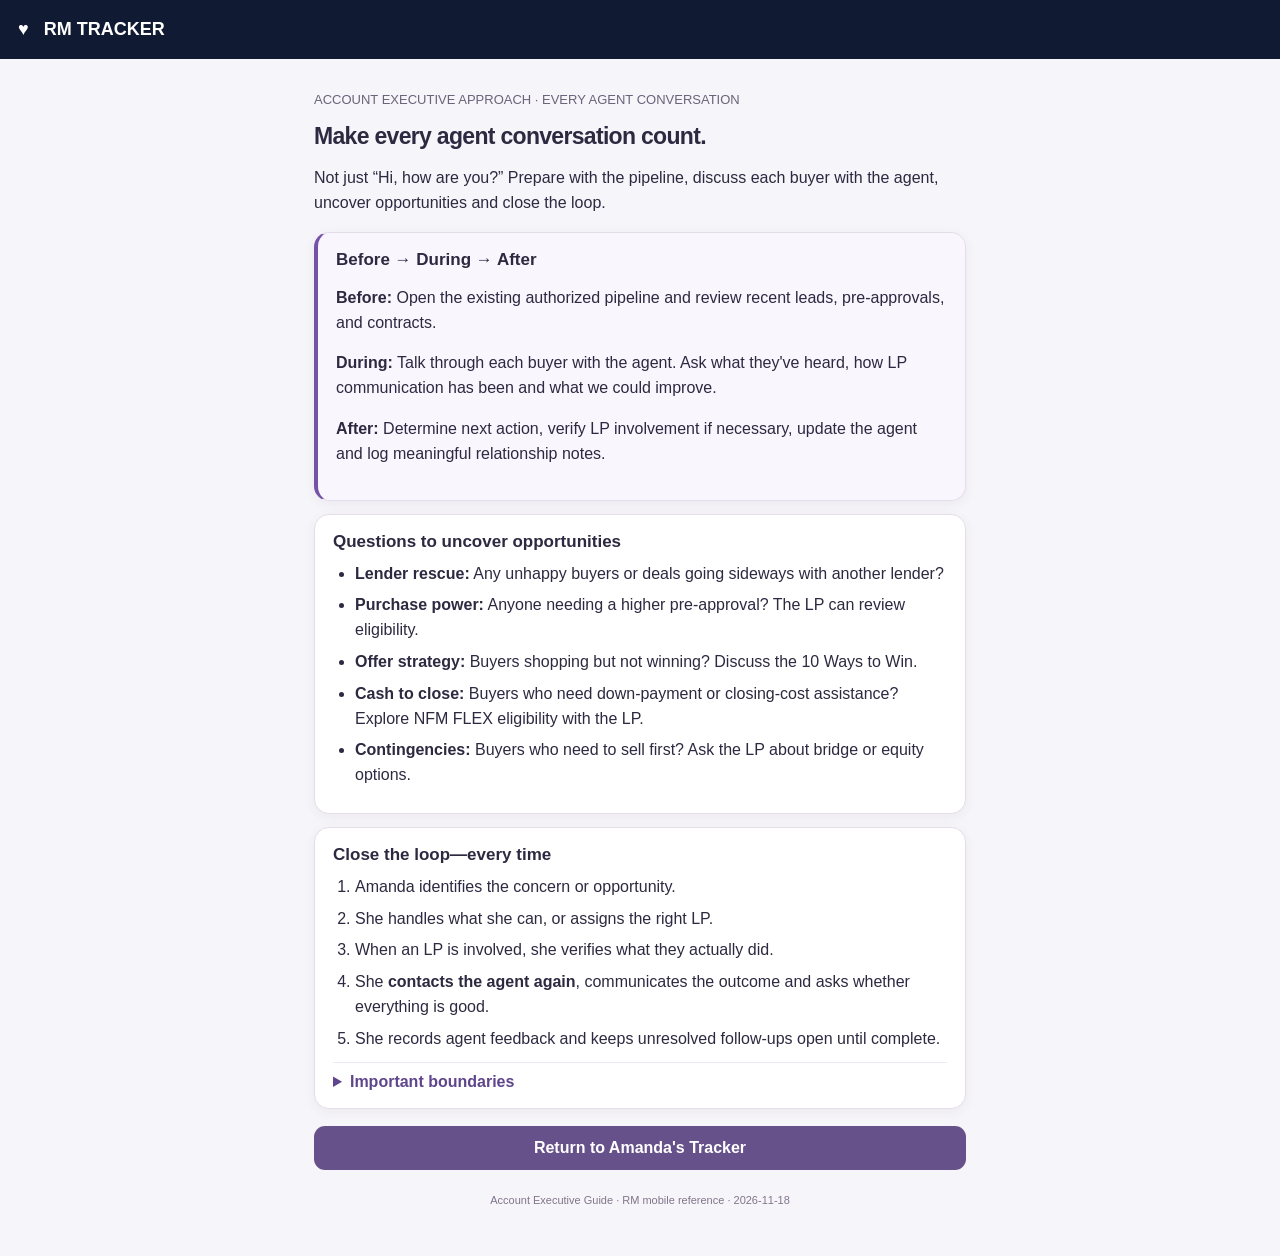
<file: account-executive.html>
<!doctype html>
<html lang="en"><head><meta charset="utf-8"><meta name="viewport" content="width=device-width,initial-scale=1"><meta name="theme-color" content="#101b33"><title>Account Executive Guide | RM Tracker</title>
<style>:root{font-family:-apple-system,BlinkMacSystemFont,"Segoe UI",Arial,sans-serif;color:#2d2940;background:#f6f5f9}*{box-sizing:border-box}body{margin:0}header{background:#101b33;color:#fff;padding:19px 18px;font-weight:750;font-size:18px}main{max-width:680px;margin:auto;padding:18px 14px 50px}h1{font-size:23px;letter-spacing:-.03em;margin:2px 0 7px}p{line-height:1.55}.muted{color:#6a637a;font-size:13px}.card{background:#fff;padding:17px 18px;border-radius:15px;border:1px solid #e4deeb;margin:13px 0;box-shadow:0 3px 12px #4d3d6510}.callout{border-left:4px solid #7352a8;background:#f9f6fe}.card h2{font-size:17px;margin:0 0 10px}ul,ol{padding-left:22px;line-height:1.55;margin:8px 0}li{margin:7px 0}a{color:#5e458c;font-weight:700}a.button{display:block;text-align:center;background:#67518b;color:#fff;border-radius:11px;padding:13px;text-decoration:none;margin:17px 0}details{border-top:1px solid #eee7f5;padding-top:10px;margin-top:10px}summary{cursor:pointer;color:#5e458c;font-weight:700}footer{font-size:11px;color:#80758b;text-align:center;margin-top:24px}</style></head>
<body><header>♥ &nbsp; RM TRACKER</header><main><p class="muted">ACCOUNT EXECUTIVE APPROACH · EVERY AGENT CONVERSATION</p><h1>Make every agent conversation count.</h1><p>Not just “Hi, how are you?” Prepare with the pipeline, discuss each buyer with the agent, uncover opportunities and close the loop.</p>
<section class="card callout"><h2>Before → During → After</h2><p><b>Before:</b> Open the existing authorized pipeline and review recent leads, pre-approvals, and contracts.</p><p><b>During:</b> Talk through each buyer with the agent. Ask what they've heard, how LP communication has been and what we could improve.</p><p><b>After:</b> Determine next action, verify LP involvement if necessary, update the agent and log meaningful relationship notes.</p></section>
<section class="card"><h2>Questions to uncover opportunities</h2><ul><li><b>Lender rescue:</b> Any unhappy buyers or deals going sideways with another lender?</li><li><b>Purchase power:</b> Anyone needing a higher pre-approval? The LP can review eligibility.</li><li><b>Offer strategy:</b> Buyers shopping but not winning? Discuss the 10 Ways to Win.</li><li><b>Cash to close:</b> Buyers who need down-payment or closing-cost assistance? Explore NFM FLEX eligibility with the LP.</li><li><b>Contingencies:</b> Buyers who need to sell first? Ask the LP about bridge or equity options.</li></ul></section>
<section class="card"><h2>Close the loop—every time</h2><ol><li>Amanda identifies the concern or opportunity.</li><li>She handles what she can, or assigns the right LP.</li><li>When an LP is involved, she verifies what they actually did.</li><li>She <b>contacts the agent again</b>, communicates the outcome and asks whether everything is good.</li><li>She records agent feedback and keeps unresolved follow-ups open until complete.</li></ol><details><summary>Important boundaries</summary><p>Amanda owns the agent relationship and updates. LPs own buyer conversations and financing execution. Do not enter buyer names, financial details or duplicate pipeline records into the RM Tracker. Product solutions are subject to eligibility.</p></details></section>
<a class="button" href="./index.html">Return to Amanda's Tracker</a><footer>Account Executive Guide · RM mobile reference · 2026-11-18</footer></main></body></html>
</file>
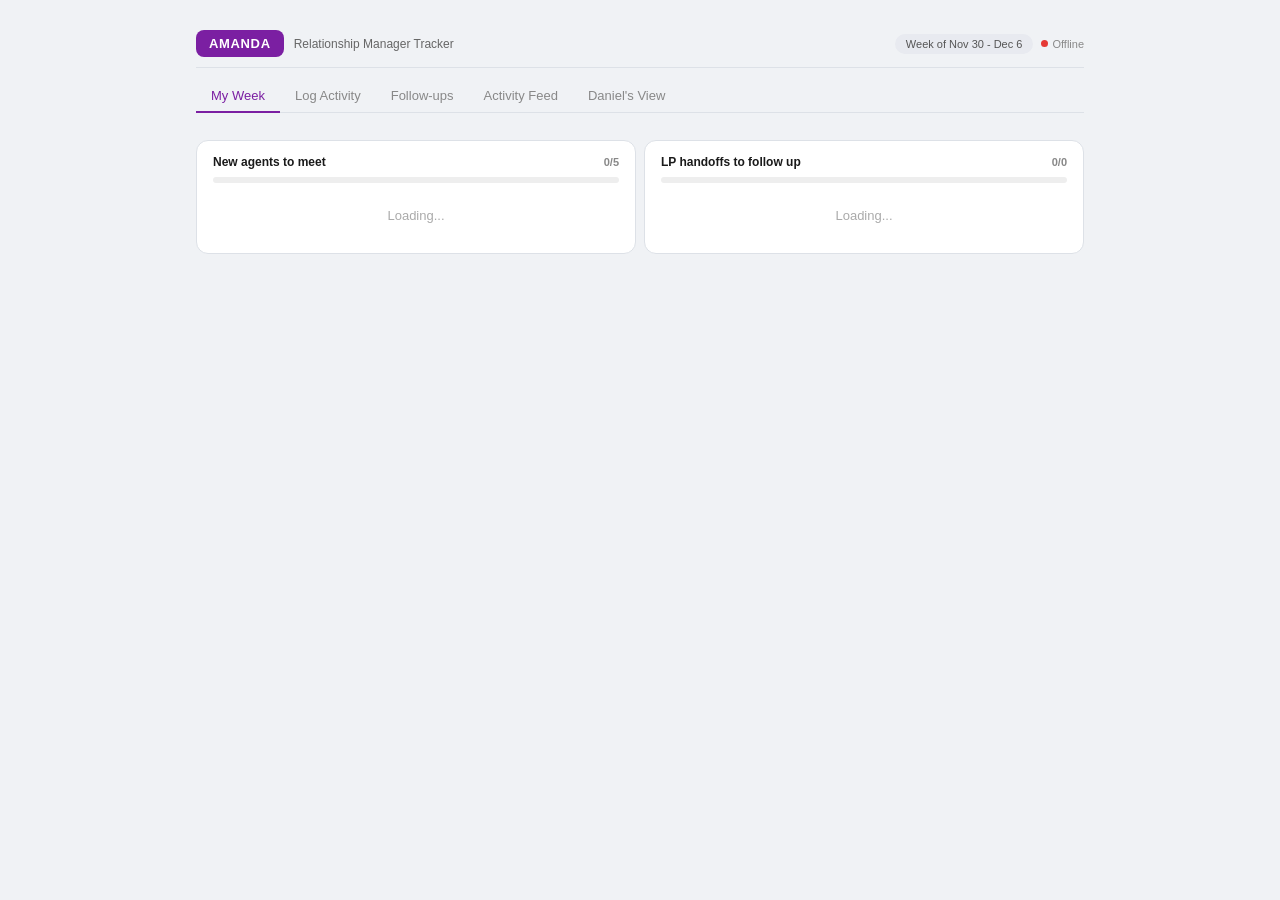
<file: amanda_tracker.html>
<!DOCTYPE html>
<html lang="en">
<head>
<meta charset="UTF-8">
<meta name="viewport" content="width=device-width, initial-scale=1.0">
<title>Amanda - Relationship Manager Tracker</title>
<style>
*{box-sizing:border-box;margin:0;padding:0}
body{font-family:-apple-system,BlinkMacSystemFont,Segoe UI,Roboto,sans-serif;color:#1a1a1a;font-size:14px;background:#f0f2f5;min-height:100vh}
.app{max-width:920px;margin:0 auto;padding:1rem 1rem 3rem}
.header{padding:.9rem 0 .6rem;display:flex;justify-content:space-between;align-items:center;flex-wrap:wrap;gap:8px;border-bottom:1px solid #dde1e7;margin-bottom:.75rem}
.brand{display:flex;align-items:center;gap:10px}
.brand-logo{background:#7B1FA2;color:#fff;font-weight:700;font-size:13px;padding:6px 13px;border-radius:8px;letter-spacing:.05em}
.brand-sub{font-size:12px;color:#666}
.week-pill{font-size:11px;background:#e8eaf0;padding:4px 11px;border-radius:20px;color:#555}
.sync{display:flex;align-items:center;gap:4px;font-size:11px;color:#888}
.sync-dot{width:7px;height:7px;border-radius:50%;background:#ccc}
.sync-dot.live{background:#43A047}.sync-dot.saving{background:#FB8C00}.sync-dot.error{background:#E53935}
.tabs{display:flex;gap:0;border-bottom:1px solid #dde1e7;margin-bottom:.85rem;flex-wrap:wrap}
.tab{padding:8px 15px;cursor:pointer;font-size:13px;font-weight:500;color:#888;border-bottom:2px solid transparent;margin-bottom:-1px}
.tab.active{color:#7B1FA2;border-bottom-color:#7B1FA2}
.tab:hover:not(.active){color:#555}
.view{display:none}.view.active{display:block}
.gbar{display:grid;grid-template-columns:repeat(auto-fit,minmax(120px,1fr));gap:7px;margin-bottom:.85rem}
.gc{background:#fff;border:1px solid #dde1e7;border-radius:10px;padding:.65rem .8rem}
.glbl{font-size:10px;color:#888;font-weight:500;text-transform:uppercase;letter-spacing:.03em;margin-bottom:3px}
.gnum{display:flex;align-items:baseline;gap:3px}
.gval{font-size:19px;font-weight:700}
.ggoal{font-size:11px;color:#888}
.gtrack{background:#eee;border-radius:20px;height:3px;margin-top:5px;overflow:hidden}
.gfill{height:3px;border-radius:20px}
.gpct{font-size:10px;color:#888;margin-top:2px}
.rot-grid{display:grid;grid-template-columns:1fr 1fr;gap:8px;margin-bottom:.85rem}
.rot-card{background:#fff;border:1px solid #dde1e7;border-radius:12px;padding:.85rem 1rem}
.rot-head{font-size:12px;font-weight:600;margin-bottom:.5rem;display:flex;justify-content:space-between;align-items:center}
.prog-wrap{display:flex;align-items:center;gap:8px;margin-bottom:.6rem}
.prog-track{flex:1;background:#eee;border-radius:20px;height:6px;overflow:hidden}
.prog-fill{height:6px;border-radius:20px}
.prog-txt{font-size:11px;color:#888;white-space:nowrap}
.rot-row{display:flex;align-items:center;gap:9px;padding:6px 0;border-bottom:1px solid #f0f2f5}
.rot-row:last-child{border-bottom:none}
.chk-btn{width:30px;height:30px;border-radius:50%;border:1.5px solid #ccc;background:#fff;cursor:pointer;display:flex;align-items:center;justify-content:center;flex-shrink:0;font-size:13px;color:#999}
.chk-btn.checked{background:#EAF3DE;border-color:#4CAF50;color:#3B6D11}
.rot-info{flex:1;min-width:0}
.rot-name{font-weight:600;font-size:13px}
.rot-meta{font-size:11px;color:#888;display:flex;gap:5px;flex-wrap:wrap;margin-top:1px;align-items:center}
.new-badge{background:#E3F2FD;color:#1565C0;font-size:10px;padding:1px 6px;border-radius:20px;font-weight:600}
.warm-badge{background:#FFF8E1;color:#E65100;font-size:10px;padding:1px 6px;border-radius:20px;font-weight:600}
.overdue-badge{background:#FFEBEE;color:#C62828;font-size:10px;padding:1px 6px;border-radius:20px;font-weight:600}
.lp-tag{display:inline-block;padding:1px 6px;border-radius:20px;font-size:10px;font-weight:600}
.lp-tag-Gavin{background:#E8F5E9;color:#2E7D32}.lp-tag-Karen{background:#E3F2FD;color:#1565C0}
.lp-tag-Osgood{background:#FFF8E1;color:#E65100}.lp-tag-Jordan{background:#FCE4EC;color:#880E4F}
.lp-tag-Said{background:#EDE7F6;color:#4527A0}.lp-tag-Unassigned{background:#EEE;color:#555}
.log-form{background:#fff;border:1px solid #dde1e7;border-radius:12px;padding:1rem 1.25rem;margin-bottom:.85rem}
.log-form h3{font-size:14px;font-weight:700;margin-bottom:.75rem}
.form-grid{display:grid;grid-template-columns:1fr 1fr;gap:10px;margin-bottom:9px}
.form-grid-3{display:grid;grid-template-columns:1fr 1fr 1fr;gap:10px;margin-bottom:9px}
.field{display:flex;flex-direction:column;gap:3px}
.field label{font-size:11px;color:#888;font-weight:500}
input[type=text],input[type=date],select,textarea{padding:7px 10px;border:1px solid #dde1e7;border-radius:8px;font-size:13px;color:#1a1a1a;background:#fff;font-family:inherit;width:100%}
textarea{resize:none;height:60px}
.btn{border:1.5px solid #dde1e7;background:#fff;border-radius:8px;padding:7px 16px;cursor:pointer;font-size:13px;color:#333;font-weight:500;font-family:inherit}
.btn:hover{background:#f5f6fa}
.btn-primary{background:#7B1FA2;color:#fff;border-color:#7B1FA2}
.btn-primary:hover{background:#6A1B9A}
.btn-danger{background:#FFEBEE;color:#C62828;border-color:#EF9A9A}
.btn-sm{padding:3px 9px;font-size:12px}
.act-item{background:#fff;border:1px solid #dde1e7;border-radius:12px;padding:.85rem 1rem;margin-bottom:7px;display:flex;gap:10px}
.act-icon{width:36px;height:36px;border-radius:9px;display:flex;align-items:center;justify-content:center;font-size:16px;flex-shrink:0}
.act-body{flex:1;min-width:0}
.act-top{display:flex;justify-content:space-between;align-items:center;margin-bottom:3px;flex-wrap:wrap;gap:4px}
.act-agent{font-weight:700;font-size:13px}
.act-type{font-size:10px;font-weight:700;padding:2px 7px;border-radius:20px}
.act-meta{font-size:11px;color:#888;display:flex;gap:6px;flex-wrap:wrap;margin-bottom:3px;align-items:center}
.act-note{font-size:12px;color:#555;font-style:italic}
.opill{font-size:10px;padding:1px 6px;border-radius:20px;font-weight:600}
.op-positive{background:#EAF3DE;color:#3B6D11}
.op-neutral{background:#F5F5F5;color:#555}
.op-followup{background:#FFF8E1;color:#E65100}
.futag{background:#EDE7F6;color:#4527A0;font-size:10px;padding:1px 6px;border-radius:20px;font-weight:600}
.special-tag{background:#F3E5F5;color:#6A1B9A;font-size:10px;padding:1px 6px;border-radius:20px;font-weight:600}
.no-data{text-align:center;padding:2.5rem;color:#aaa;font-size:13px}
.tbl-wrap{max-height:380px;overflow-y:auto;border:1px solid #dde1e7;border-radius:12px}
table{width:100%;border-collapse:collapse;font-size:13px}
th{text-align:left;padding:8px 10px;font-weight:700;font-size:11px;color:#888;border-bottom:1px solid #e8eaf0;background:#f8f9fc;position:sticky;top:0;z-index:2;text-transform:uppercase;letter-spacing:.04em}
td{padding:8px 10px;border-bottom:1px solid #f0f2f5;vertical-align:middle}
tr:last-child td{border-bottom:none}
tr:hover td{background:#fafbfc}
.section-head{font-size:11px;font-weight:700;color:#888;text-transform:uppercase;letter-spacing:.06em;margin:1rem 0 .5rem;display:flex;justify-content:space-between;align-items:center;flex-wrap:wrap;gap:6px}
.filter-bar{display:flex;gap:8px;flex-wrap:wrap;margin-bottom:.75rem;align-items:center}
.filter-bar input,.filter-bar select{font-size:12px;padding:5px 9px;border:1px solid #dde1e7;border-radius:8px;background:#fff;color:#1a1a1a}
.daniel-card{background:#fff;border:1px solid #dde1e7;border-radius:12px;padding:1rem 1.25rem;margin-bottom:.85rem}
.daniel-card h3{font-size:14px;font-weight:700;margin-bottom:.75rem}
.drow{display:flex;justify-content:space-between;padding:6px 0;border-bottom:1px solid #f0f2f5;font-size:13px}
.drow:last-child{border-bottom:none}
.autocomplete-wrap{position:relative}
.autocomplete-list{position:absolute;top:100%;left:0;right:0;background:#fff;border:1px solid #dde1e7;border-radius:8px;max-height:180px;overflow-y:auto;z-index:50;box-shadow:0 4px 12px rgba(0,0,0,.08)}
.autocomplete-item{padding:8px 10px;cursor:pointer;font-size:13px}
.autocomplete-item:hover{background:#f5f6fa}
.fu-row{background:#fff;border:1px solid #dde1e7;border-radius:10px;padding:.75rem 1rem;margin-bottom:7px;display:flex;align-items:center;gap:10px}
.badge-a{background:#C6EFCE;color:#1B5E20;font-size:10px;font-weight:700;padding:1px 6px;border-radius:20px;display:inline-block}
.badge-b{background:#BBDEFB;color:#0D47A1;font-size:10px;font-weight:700;padding:1px 6px;border-radius:20px;display:inline-block}
.badge-c{background:#EEE;color:#424242;font-size:10px;font-weight:700;padding:1px 6px;border-radius:20px;display:inline-block}
</style>
</head>
<body>
<div class="app">
<div class="header">
  <div class="brand"><div class="brand-logo">AMANDA</div><div class="brand-sub">Relationship Manager Tracker</div></div>
  <div style="display:flex;gap:8px;align-items:center">
    <span class="week-pill" id="weekPill"></span>
    <div class="sync"><span class="sync-dot" id="syncDot"></span><span id="syncTxt">Connecting...</span></div>
  </div>
</div>

<div class="tabs">
  <div class="tab active" onclick="switchTab('week')">My Week</div>
  <div class="tab" onclick="switchTab('log')">Log Activity</div>
  <div class="tab" onclick="switchTab('followups')">Follow-ups</div>
  <div class="tab" onclick="switchTab('feed')">Activity Feed</div>
  <div class="tab" onclick="switchTab('daniel')">Daniel's View</div>
</div>

<!-- MY WEEK TAB -->
<div id="view-week" class="view active">
  <div class="gbar" id="goals-bar"></div>
  <div class="rot-grid">
    <div class="rot-card">
      <div class="rot-head">
        <span>New agents to meet</span>
        <span style="font-size:11px;color:#888" id="new-prog-txt">0/5</span>
      </div>
      <div class="prog-wrap"><div class="prog-track"><div class="prog-fill" id="new-prog" style="width:0%"></div></div></div>
      <div id="new-agents-list"><div class="no-data" style="padding:1rem">Loading...</div></div>
    </div>
    <div class="rot-card">
      <div class="rot-head">
        <span>LP handoffs to follow up</span>
        <span style="font-size:11px;color:#888" id="handoff-prog-txt">0/0</span>
      </div>
      <div class="prog-wrap"><div class="prog-track"><div class="prog-fill" id="handoff-prog" style="width:0%"></div></div></div>
      <div id="handoff-list"><div class="no-data" style="padding:1rem">Loading...</div></div>
    </div>
  </div>
</div>

<!-- LOG ACTIVITY TAB -->
<div id="view-log" class="view">
  <div class="log-form">
    <h3>Log an activity</h3>
    <div class="form-grid">
      <div class="field">
        <label>Agent name</label>
        <div class="autocomplete-wrap">
          <input type="text" id="agent-input" placeholder="Start typing agent name..." oninput="showSuggestions()" onblur="hideSuggestions()" autocomplete="off">
          <div class="autocomplete-list" id="autocomplete-list" style="display:none"></div>
        </div>
      </div>
      <div class="field">
        <label>Activity type</label>
        <select id="act-type">
          <optgroup label="New Relationships">
            <option>Cold Call</option>
            <option>Cold Outreach</option>
            <option>First Meeting</option>
            <option>Office Visit</option>
          </optgroup>
          <optgroup label="Relationship Deepening">
            <option>Break Bread</option>
            <option>Lunch &amp; Learn</option>
            <option>Event / Networking</option>
            <option>Value-Add Touch</option>
            <option>Marketing Support</option>
          </optgroup>
          <optgroup label="Retention &amp; Referrals">
            <option>Active Check-in</option>
            <option>Pipeline Update</option>
            <option>Thank You</option>
            <option>Birthday / Milestone</option>
            <option>Realtor Buddy Referral Ask</option>
            <option>Text / Email Touch</option>
            <option>Re-engagement</option>
          </optgroup>
          <optgroup label="Special Programs">
            <option>Agent Appreciation</option>
            <option>Business Planning Session</option>
            <option>Co-Marketing Setup</option>
          </optgroup>
        </select>
      </div>
    </div>
    <div class="form-grid-3">
      <div class="field"><label>Date</label><input type="date" id="act-date"></div>
      <div class="field"><label>Outcome</label>
        <select id="act-outcome">
          <option value="positive">Positive</option>
          <option value="neutral" selected>Neutral</option>
          <option value="followup">Needs follow-up</option>
        </select>
      </div>
      <div class="field"><label>Follow-up date</label><input type="date" id="act-followup"></div>
    </div>
    <div class="field" style="margin-bottom:10px">
      <label>Notes</label>
      <textarea id="act-notes" placeholder="What was discussed? Anything promising?"></textarea>
    </div>
    <button class="btn btn-primary" onclick="logActivity()">Log activity</button>
    <span id="log-confirm" style="font-size:12px;color:#43A047;margin-left:10px;display:none">Saved!</span>
  </div>
</div>

<!-- FOLLOW-UPS TAB -->
<div id="view-followups" class="view">
  <div class="section-head">Pending follow-ups <span style="font-size:11px;font-weight:400;text-transform:none;color:#aaa">sorted by due date</span></div>
  <div id="followup-list"></div>
</div>

<!-- FEED TAB -->
<div id="view-feed" class="view">
  <div class="filter-bar">
    <input type="text" id="feed-q" placeholder="Search agent..." oninput="renderFeed()">
    <select id="feed-type" onchange="renderFeed()"><option value="">All types</option>
      <option>Cold Call</option><option>Cold Outreach</option><option>First Meeting</option><option>Office Visit</option>
      <option>Break Bread</option><option>Lunch &amp; Learn</option><option>Event / Networking</option>
      <option>Value-Add Touch</option><option>Marketing Support</option><option>Active Check-in</option>
      <option>Pipeline Update</option><option>Thank You</option><option>Birthday / Milestone</option>
      <option>Realtor Buddy Referral Ask</option><option>Text / Email Touch</option><option>Re-engagement</option>
      <option>Agent Appreciation</option><option>Business Planning Session</option><option>Co-Marketing Setup</option>
    </select>
    <select id="feed-range" onchange="renderFeed()"><option value="week">This week</option><option value="month">This month</option><option value="all">All time</option></select>
  </div>
  <div id="feed-list"></div>
</div>

<!-- DANIEL TAB -->
<div id="view-daniel" class="view">
  <div class="daniel-card">
    <h3>Weekly summary <span style="font-size:11px;font-weight:400;color:#888" id="daniel-week-lbl"></span></h3>
    <div id="daniel-summary"></div>
  </div>
  <div class="daniel-card">
    <h3>Rotation progress</h3>
    <div id="daniel-rotation"></div>
  </div>
  <div class="section-head">All activity this week
    <div style="display:flex;gap:6px">
      <input type="text" id="daniel-q" placeholder="Search..." oninput="renderDanielTable()" style="font-size:12px;width:130px">
      <select id="daniel-type" onchange="renderDanielTable()" style="font-size:12px"><option value="">All types</option>
        <option>Cold Call</option><option>First Meeting</option><option>Break Bread</option><option>Active Check-in</option><option>Realtor Buddy Referral Ask</option>
      </select>
    </div>
  </div>
  <div class="tbl-wrap"><table><thead><tr><th>Agent</th><th>LP</th><th>Type</th><th>Date</th><th>Outcome</th><th>Notes</th></tr></thead><tbody id="daniel-tbody"></tbody></table></div>
</div>
</div>

<script>
var SUPABASE_URL = "https://uclucbdkjqyqdvifyptx.supabase.co";
var SUPABASE_KEY = "eyJhbGciOiJIUzI1NiIsInR5cCI6IkpXVCJ9.eyJpc3MiOiJzdXBhYmFzZSIsInJlZiI6InVjbHVjYmRranF5cWR2aWZ5cHR4Iiwicm9sZSI6ImFub24iLCJpYXQiOjE3ODA0OTUyMTMsImV4cCI6MjA5NjA3MTIxM30.VnqWcFT1WLQwCJxSdEIzIgOvETaOQly2IQxht-9uI7E";
var AGENTS = ["TIARA VILLATORO", "BRANDON THOMPSON", "MEGAN LYNCH", "TODD STONE", "DUSTIN GOLDMAN", "KEVIN SPEERT", "TINA HOFFMAN", "OSCAR MARTINEZ", "RACQUEL LUDAWAY", "CHRIS REED", "MICHELLE ERICKSON", "SAHAR SHALASH", "CINDA ERICKSON", "CONNER KOCHANSKY", "DEANNE RHYNEHARDT", "DERON BENDER", "INGRID CORREIA", "JOHN BRUNNER", "KANDIS HALL", "KRISTINA MURPHY", "MARK BOYD", "MATTHEW MONTALVO", "SETH COLBURN", "ANNIE MORENO", "DAN MANLEY", "ELIZABETH ELLINGER", "ERIKA WEHNER", "HEATHER HENRY-MINOR", "KATIE SUMMERS", "KHADIJA FARAH", "KISHMA JAMES", "MARIA COMAS", "MARTIN HOPKINS", "MARY MCMICHAEL", "MATT PIPER", "NATALIE ESTRELLA", "RAMI TAMIMI", "STACEY LAMBRIGHT", "TRACY BERARD", "AIMEE WHITLOCK", "ALEXIS REED", "AMY AGRESTA", "ANGELA PEREZ", "BRIAN NANTHAVONGDOUANGSY", "BRITNEY DODDS", "CAROLE MCMAHON", "CESIA ESPINOZA YOUNG", "CHELSEA ANDERSON", "COURTNEY HAMILTON", "DEVIN JOHNSON", "DIANNA JENKINS", "HAIFA BRUNNEY", "JASMINE MCKENZIE", "JESSE MCCRERRY", "JOHN LUBINSKY", "JORDAN HOLLIBAUGH", "KATHERINE DE LA ROSA", "KELSY YODER", "KINSIE HUSKINS", "KRISTEN VALENTY", "LETIKA WHITE", "LISA SIMMONS", "LUIS GIL", "LYNDSEY LANE", "MARK VENNITTI", "MIKE WHITEMAN", "NANCY PRICE", "PAIGE LUDWIG", "PATRICK ARQUETTE", "PAULA PALLESCHI", "PILAR BENNETT", "RACHELLE PARSLEY", "ROBERT HAYNER", "ROBIN BLAKE", "ROSS DIGIORGIO", "RUTH ESPINOZA", "SAM BAMRICK", "SARA BUSH", "SLAVI JORDANOV", "STAN GORKSI", "THAER AHMED", "TRACI WILLIAMS-JONES", "TROY BORDEN", "YASMIN DE JESUS", "ALI SWEAZY", "ALINA ILKAEVA", "ANA SORIA", "ANGELA POTTS", "ANGELIQUE SOTONDJI", "ASHLEY HENRY", "AVA LAIRD", "BAILEY STRATHIE", "BENJAMIN GAYTAN", "BRAD GILLIAM", "BRANDON KIDD", "BRANDON MCCLENDON", "BRIAN ZINN", "CELINE WILLIAMS", "CHERYL KINSEY", "CHRISTIAN CHALKIAS", "CHRISTINA COUGHLIN", "CHUCK KINSEY", "CODA GAHRIS", "CRAIG MAURER", "DAIRDRE SCRIVEN", "DARREN HOGG", "DONALD PAYNE JR", "ELIAS PAPPAN", "ELIZABETH BONAUDI", "ELIZABETH HOWARD", "ERIKA BRUNNER", "GLADIS CHAVEZ", "HYPATIA ESPINAL", "IZXEL MARTINEZ", "JACOB ENGLISH", "JAIDEN BALLAH", "JASMIN ARCOS", "JASMIN MONTOYA", "JEFF MESSMER", "JENNIFER BLACKMORE", "JENNIFER HOWISON", "JESSICA TOWER", "JONNATHAN AGUDELO", "JUSTIN BIERY", "KATHY HAYES", "KATIE MANSOR", "KERWIN HEATH", "KYLA AHO", "LAUREN MCCLINTON", "LESLIE HERNANDEZ", "LILIAN FUENTES", "LIZBEL CONTRERAS", "MANDY WILSON", "MARLA SEWELL", "MATHEA ARUDDA", "MICHELE FREDERICK", "NANCY BAKER", "NIA HARRINGTON", "NICK ZATEZALO", "NIKEHA HAYES", "NINA AVERY", "NORA KERELIUK", "PIERINA MANTILLA", "ROSALIA PABLO", "RUTH GONZALEZ", "SAHEL ALAM", "SAM COOPER", "SARAH HERNANDEZ", "SASHA ANTONOVA", "SHANE STINER", "SHARON PANTELIS", "SHAYNE D. BOYD", "SHIRRELL BURNSIDE", "STEVEN OSBORN", "SUMMER DURHAM", "SUNI RIVAS", "TAMARA CHARLTON", "TATIANA GRIGORITA", "THOMAS NEWMAN", "TINA-DUTT-HIREN", "TONY AMOS", "WENDY RAMIREZ", "WHITNEY SCHMIDT", "YVETTA HARRISON"];
var LP_MAP = {"TIARA VILLATORO": "Karen", "BRANDON THOMPSON": "Osgood", "MEGAN LYNCH": "Gavin", "TODD STONE": "Said", "DUSTIN GOLDMAN": "Osgood", "KEVIN SPEERT": "Gavin", "TINA HOFFMAN": "Gavin", "OSCAR MARTINEZ": "Karen", "RACQUEL LUDAWAY": "Gavin", "CHRIS REED": "Said", "MICHELLE ERICKSON": "Gavin", "SAHAR SHALASH": "Said", "CINDA ERICKSON": "Gavin", "CONNER KOCHANSKY": "Gavin", "DEANNE RHYNEHARDT": "Osgood", "DERON BENDER": "Gavin", "INGRID CORREIA": "Gavin", "JOHN BRUNNER": "Osgood", "KANDIS HALL": "Osgood", "KRISTINA MURPHY": "Osgood", "MARK BOYD": "Gavin", "MATTHEW MONTALVO": "Karen", "SETH COLBURN": "Said", "ANNIE MORENO": "Karen", "DAN MANLEY": "Gavin", "ELIZABETH ELLINGER": "Jordan", "ERIKA WEHNER": "Gavin", "HEATHER HENRY-MINOR": "Jordan", "KATIE SUMMERS": "Gavin", "KHADIJA FARAH": "Jordan", "KISHMA JAMES": "Said", "MARIA COMAS": "Karen", "MARTIN HOPKINS": "Karen", "MARY MCMICHAEL": "Said", "MATT PIPER": "Osgood", "NATALIE ESTRELLA": "Karen", "RAMI TAMIMI": "Jordan", "STACEY LAMBRIGHT": "Jordan", "TRACY BERARD": "Jordan", "AIMEE WHITLOCK": "Gavin", "ALEXIS REED": "Said", "AMY AGRESTA": "Gavin", "ANGELA PEREZ": "Gavin", "BRIAN NANTHAVONGDOUANGSY": "Osgood", "BRITNEY DODDS": "Gavin", "CAROLE MCMAHON": "Osgood", "CESIA ESPINOZA YOUNG": "Karen", "CHELSEA ANDERSON": "Osgood", "COURTNEY HAMILTON": "Osgood", "DEVIN JOHNSON": "Said", "DIANNA JENKINS": "Said", "HAIFA BRUNNEY": "Karen", "JASMINE MCKENZIE": "Osgood", "JESSE MCCRERRY": "Said", "JOHN LUBINSKY": "Said", "JORDAN HOLLIBAUGH": "Gavin", "KATHERINE DE LA ROSA": "Karen", "KELSY YODER": "Said", "KINSIE HUSKINS": "Jordan", "KRISTEN VALENTY": "Jordan", "LETIKA WHITE": "Osgood", "LISA SIMMONS": "Osgood", "LUIS GIL": "Karen", "LYNDSEY LANE": "Osgood", "MARK VENNITTI": "Jordan", "MIKE WHITEMAN": "Osgood", "NANCY PRICE": "Jordan", "PAIGE LUDWIG": "Said", "PATRICK ARQUETTE": "Said", "PAULA PALLESCHI": "Said", "PILAR BENNETT": "Karen", "RACHELLE PARSLEY": "Said", "ROBERT HAYNER": "Jordan", "ROBIN BLAKE": "Gavin", "ROSS DIGIORGIO": "Osgood", "RUTH ESPINOZA": "Karen", "SAM BAMRICK": "Jordan", "SARA BUSH": "Said", "SLAVI JORDANOV": "Said", "STAN GORKSI": "Jordan", "THAER AHMED": "Said", "TRACI WILLIAMS-JONES": "Jordan", "TROY BORDEN": "Gavin", "YASMIN DE JESUS": "Karen", "ALI SWEAZY": "Osgood", "ALINA ILKAEVA": "Said", "ANA SORIA": "Karen", "ANGELA POTTS": "Osgood", "ANGELIQUE SOTONDJI": "Jordan", "ASHLEY HENRY": "Osgood", "AVA LAIRD": "Jordan", "BAILEY STRATHIE": "Osgood", "BENJAMIN GAYTAN": "Gavin", "BRAD GILLIAM": "Gavin", "BRANDON KIDD": "Said", "BRANDON MCCLENDON": "Said", "BRIAN ZINN": "Jordan", "CELINE WILLIAMS": "Jordan", "CHERYL KINSEY": "Jordan", "CHRISTIAN CHALKIAS": "Osgood", "CHRISTINA COUGHLIN": "Osgood", "CHUCK KINSEY": "Jordan", "CODA GAHRIS": "Jordan", "CRAIG MAURER": "Osgood", "DAIRDRE SCRIVEN": "Said", "DARREN HOGG": "Said", "DONALD PAYNE JR": "Osgood", "ELIAS PAPPAN": "Karen", "ELIZABETH BONAUDI": "Osgood", "ELIZABETH HOWARD": "Osgood", "ERIKA BRUNNER": "Gavin", "GLADIS CHAVEZ": "Karen", "HYPATIA ESPINAL": "Karen", "IZXEL MARTINEZ": "Karen", "JACOB ENGLISH": "Jordan", "JAIDEN BALLAH": "Said", "JASMIN ARCOS": "Karen", "JASMIN MONTOYA": "Karen", "JEFF MESSMER": "Gavin", "JENNIFER BLACKMORE": "Jordan", "JENNIFER HOWISON": "Jordan", "JESSICA TOWER": "Jordan", "JONNATHAN AGUDELO": "Karen", "JUSTIN BIERY": "Karen", "KATHY HAYES": "Jordan", "KATIE MANSOR": "Jordan", "KERWIN HEATH": "Said", "KYLA AHO": "Said", "LAUREN MCCLINTON": "Said", "LESLIE HERNANDEZ": "Karen", "LILIAN FUENTES": "Karen", "LIZBEL CONTRERAS": "Karen", "MANDY WILSON": "Jordan", "MARLA SEWELL": "Osgood", "MATHEA ARUDDA": "Karen", "MICHELE FREDERICK": "Osgood", "NANCY BAKER": "Unassigned", "NIA HARRINGTON": "Said", "NICK ZATEZALO": "Osgood", "NIKEHA HAYES": "Osgood", "NINA AVERY": "Jordan", "NORA KERELIUK": "Said", "PIERINA MANTILLA": "Karen", "ROSALIA PABLO": "Karen", "RUTH GONZALEZ": "Karen", "SAHEL ALAM": "Said", "SAM COOPER": "Gavin", "SARAH HERNANDEZ": "Osgood", "SASHA ANTONOVA": "Said", "SHANE STINER": "Jordan", "SHARON PANTELIS": "Jordan", "SHAYNE D. BOYD": "Said", "SHIRRELL BURNSIDE": "Osgood", "STEVEN OSBORN": "Jordan", "SUMMER DURHAM": "Osgood", "SUNI RIVAS": "Karen", "TAMARA CHARLTON": "Osgood", "TATIANA GRIGORITA": "Jordan", "THOMAS NEWMAN": "Gavin", "TINA-DUTT-HIREN": "Osgood", "TONY AMOS": "Osgood", "WENDY RAMIREZ": "Karen", "WHITNEY SCHMIDT": "Said", "YVETTA HARRISON": "Osgood"};
var TODAY = new Date(); TODAY.setHours(0,0,0,0);
var CUTOFF_1WK = new Date(TODAY); CUTOFF_1WK.setDate(TODAY.getDate()-7);

var WEEKLY_GOALS = {"Cold Call":25,"First Meeting":5,"Break Bread":5,"Active Check-in":10,"Realtor Buddy Referral Ask":3};
var SPECIAL_TYPES = ["Agent Appreciation","Business Planning Session","Lunch & Learn","Co-Marketing Setup"];
var TYPE_ICONS = {
  "Cold Call":"📞","Cold Outreach":"✉️","First Meeting":"🤝","Office Visit":"🏢",
  "Break Bread":"🍞","Lunch & Learn":"🎓","Event / Networking":"🎪","Value-Add Touch":"💡","Marketing Support":"📣",
  "Active Check-in":"💬","Pipeline Update":"📊","Thank You":"🙏","Birthday / Milestone":"🎂",
  "Realtor Buddy Referral Ask":"🌟","Text / Email Touch":"📱","Re-engagement":"🔄",
  "Agent Appreciation":"🏆","Business Planning Session":"📋","Co-Marketing Setup":"🤝"
};
var TYPE_COLORS = {
  "Cold Call":"#E3F2FD","Cold Outreach":"#E3F2FD","First Meeting":"#E8F5E9","Office Visit":"#E8F5E9",
  "Break Bread":"#FCE4EC","Lunch & Learn":"#F3E5F5","Event / Networking":"#EDE7F6","Value-Add Touch":"#FFF8E1","Marketing Support":"#FFF8E1",
  "Active Check-in":"#FFF8E1","Pipeline Update":"#E8F5E9","Thank You":"#FCE4EC","Birthday / Milestone":"#FCE4EC",
  "Realtor Buddy Referral Ask":"#FFF9C4","Text / Email Touch":"#F5F5F5","Re-engagement":"#FFEBEE",
  "Agent Appreciation":"#F3E5F5","Business Planning Session":"#EDE7F6","Co-Marketing Setup":"#E8F5E9"
};

var activities = [], lpCallLogs = {}, weekChecks = {};
var currentTab = "week";
var weekKey = getWeekKey(TODAY);

function getWeekKey(d){var dt=new Date(d);dt.setHours(0,0,0,0);var day=dt.getDay(),mon=new Date(dt);mon.setDate(dt.getDate()-(day===0?6:day-1));return mon.toISOString().split("T")[0];}
function getWeekLabel(k){var mon=new Date(k),sun=new Date(mon);sun.setDate(mon.getDate()+6);var o={month:"short",day:"numeric"};return "Week of "+mon.toLocaleDateString("en-US",o)+" - "+sun.toLocaleDateString("en-US",o);}
function fmt(d){if(!d)return "--";return new Date(d).toLocaleDateString("en-US",{month:"short",day:"numeric",year:"2-digit"});}
function fmtShort(d){if(!d)return "--";return new Date(d).toLocaleDateString("en-US",{month:"short",day:"numeric"});}
function isThisWeek(ds){return getWeekKey(new Date(ds+"T12:00:00"))===weekKey;}
function isThisMonth(ds){var d=new Date(ds+"T12:00:00"),t=new Date(TODAY);return d.getMonth()===t.getMonth()&&d.getFullYear()===t.getFullYear();}
function setSyncStatus(s){var dot=document.getElementById("syncDot"),txt=document.getElementById("syncTxt");if(s==="live"){dot.className="sync-dot live";txt.textContent="Live";}else if(s==="saving"){dot.className="sync-dot saving";txt.textContent="Saving...";}else{dot.className="sync-dot error";txt.textContent="Offline";}}

function sbFetch(method,path,body){
  var opts={method:method,headers:{"apikey":SUPABASE_KEY,"Authorization":"Bearer "+SUPABASE_KEY,"Content-Type":"application/json","Prefer":method==="POST"?"resolution=merge-duplicates,return=minimal":"return=representation"}};
  if(body)opts.body=JSON.stringify(body);
  return fetch(SUPABASE_URL+"/rest/v1/"+path,opts).then(function(r){if(!r.ok)return r.text().then(function(t){throw new Error(t);});return r.status===204?null:r.json();});
}

function loadAll(){
  setSyncStatus("saving");
  return Promise.all([
    sbFetch("GET","amanda_activities?select=*&order=act_date.desc,created_at.desc"),
    sbFetch("GET","call_logs?week_key=eq."+weekKey+"&select=*")
  ]).then(function(res){
    activities=res[0]||[];
    lpCallLogs={};
    if(res[1])res[1].forEach(function(r){lpCallLogs[r.agent_name]=r;});
    setSyncStatus("live");
    renderAll();
  }).catch(function(e){setSyncStatus("error");console.log(e);});
}

function getCheckedThisWeek(){
  var checked={};
  activities.filter(function(a){return isThisWeek(a.act_date);}).forEach(function(a){checked[a.agent_name]=true;});
  return checked;
}

function getNewAgentRotation(){
  var contacted={}; 
  activities.forEach(function(a){contacted[a.agent_name]=true;});
  var never=AGENTS.filter(function(n){return!contacted[n];});
  var wn=Math.floor((TODAY-new Date("2024-01-01"))/(7*86400000));
  var pw=Math.min(5,never.length);
  var si=never.length?(wn*pw)%never.length:0;
  var result=[];
  for(var i=0;i<pw;i++)result.push(never[(si+i)%never.length]);
  return result;
}

function getHandoffList(){
  var checked=getCheckedThisWeek();
  var handoffs=[];
  Object.keys(lpCallLogs).forEach(function(name){
    if(!checked[name]){
      handoffs.push({name:name,lp:lpCallLogs[name].lp,callDate:lpCallLogs[name].call_date});
    }
  });
  return handoffs.slice(0,10);
}

function renderWeek(){
  var checked=getCheckedThisWeek();
  var newAgents=getNewAgentRotation();
  var newDone=newAgents.filter(function(n){return checked[n];}).length;
  var newPct=newAgents.length?Math.round(newDone/newAgents.length*100):0;
  var bar=document.getElementById("new-prog");
  bar.style.width=newPct+"%";bar.style.background=newPct===100?"#43A047":newPct>50?"#FB8C00":"#E53935";
  document.getElementById("new-prog-txt").textContent=newDone+"/"+newAgents.length;

  document.getElementById("new-agents-list").innerHTML=newAgents.length?newAgents.map(function(name){
    var done=!!checked[name];
    var lp=LP_MAP[name]||"Unassigned";
    return '<div class="rot-row">'+
      '<button class="chk-btn'+(done?" checked":"")+'" data-name="'+name+'" data-list="new" onclick="toggleCheck(this)">'+
        (done?'<svg width="13" height="13" viewBox="0 0 24 24" fill="none" stroke="#3B6D11" stroke-width="3" stroke-linecap="round" stroke-linejoin="round"><polyline points="20 6 9 17 4 12"></polyline></svg>':"")+
      '</button>'+
      '<div class="rot-info">'+
        '<div class="rot-name'+(done?'" style="text-decoration:line-through;color:#aaa"':'"')+'>'+name+'</div>'+
        '<div class="rot-meta"><span class="lp-tag lp-tag-'+lp+'">'+lp+'</span><span class="new-badge">Never met</span></div>'+
      '</div>'+
    '</div>';
  }).join(""):"<div class='no-data' style='padding:.75rem'>All new agents have been contacted!</div>";

  var handoffs=getHandoffList();
  var handoffDone=handoffs.filter(function(h){return checked[h.name];}).length;
  var handoffPct=handoffs.length?Math.round(handoffDone/handoffs.length*100):0;
  var hbar=document.getElementById("handoff-prog");
  hbar.style.width=handoffPct+"%";hbar.style.background=handoffPct===100?"#43A047":handoffPct>50?"#FB8C00":"#E53935";
  document.getElementById("handoff-prog-txt").textContent=handoffDone+"/"+handoffs.length;

  document.getElementById("handoff-list").innerHTML=handoffs.length?handoffs.map(function(h){
    var done=!!checked[h.name];
    var days=h.callDate?Math.floor((TODAY-new Date(h.callDate+"T12:00:00"))/86400000):0;
    var urgTag=days>=5?'<span class="overdue-badge">Follow up now!</span>':'<span class="warm-badge">Called '+days+"d ago</span>";
    return '<div class="rot-row">'+
      '<button class="chk-btn'+(done?" checked":"")+'" data-name="'+h.name+'" data-list="handoff" onclick="toggleCheck(this)">'+
        (done?'<svg width="13" height="13" viewBox="0 0 24 24" fill="none" stroke="#3B6D11" stroke-width="3" stroke-linecap="round" stroke-linejoin="round"><polyline points="20 6 9 17 4 12"></polyline></svg>':"")+
      '</button>'+
      '<div class="rot-info">'+
        '<div class="rot-name'+(done?'" style="text-decoration:line-through;color:#aaa"':'"')+'>'+h.name+'</div>'+
        '<div class="rot-meta"><span class="lp-tag lp-tag-'+(h.lp||"Unassigned")+'">'+( h.lp||"Unassigned")+'</span>'+ urgTag+'</div>'+
      '</div>'+
    '</div>';
  }).join(""):"<div class='no-data' style='padding:.75rem'>No LP handoffs this week yet.</div>";
}

function toggleCheck(btn){
  var name=btn.getAttribute("data-name");
  document.getElementById("act-type").value="Active Check-in";
  document.getElementById("agent-input").value=name;
  document.getElementById("act-date").value=TODAY.toISOString().split("T")[0];
  switchTab("log");
}

function renderGoals(){
  var counts={};
  activities.filter(function(a){return isThisWeek(a.act_date);}).forEach(function(a){counts[a.act_type]=(counts[a.act_type]||0)+1;});
  var types=Object.keys(WEEKLY_GOALS);
  document.getElementById("goals-bar").innerHTML=types.map(function(t){
    var done=counts[t]||0,goal=WEEKLY_GOALS[t];
    var pct=Math.min(100,Math.round(done/goal*100));
    var col=pct>=100?"#43A047":pct>=60?"#FB8C00":"#E53935";
    return '<div class="gc"><div class="glbl">'+(TYPE_ICONS[t]||"")+" "+t+'</div>'+
      '<div class="gnum"><span class="gval" style="color:'+col+'">'+done+'</span><span class="ggoal">/ '+goal+'</span></div>'+
      '<div class="gtrack"><div class="gfill" style="width:'+pct+'%;background:'+col+'"></div></div>'+
      '<div class="gpct">'+(pct>=100?"100% ✓":pct+"% of goal")+'</div></div>';
  }).join("");
}

function logActivity(){
  var agent=document.getElementById("agent-input").value.trim();
  var type=document.getElementById("act-type").value;
  var date=document.getElementById("act-date").value;
  var outcome=document.getElementById("act-outcome").value;
  var followup=document.getElementById("act-followup").value||null;
  var notes=document.getElementById("act-notes").value.trim();
  if(!agent){alert("Please enter an agent name.");return;}
  if(!date){alert("Please select a date.");return;}
  setSyncStatus("saving");
  sbFetch("POST","amanda_activities",{agent_name:agent,act_type:type,act_date:date,outcome:outcome,follow_up_date:followup,notes:notes})
    .then(function(){
      setSyncStatus("live");
      document.getElementById("agent-input").value="";
      document.getElementById("act-notes").value="";
      document.getElementById("act-followup").value="";
      document.getElementById("act-outcome").value="neutral";
      var c=document.getElementById("log-confirm");c.style.display="inline";
      setTimeout(function(){c.style.display="none";},2000);
      return loadAll();
    }).catch(function(e){setSyncStatus("error");alert("Error saving. Please try again.");});
}

function deleteActivity(id){
  if(!confirm("Delete this activity?"))return;
  setSyncStatus("saving");
  sbFetch("DELETE","amanda_activities?id=eq."+id)
    .then(function(){setSyncStatus("live");return loadAll();})
    .catch(function(){setSyncStatus("error");});
}

function renderFeed(){
  var q=document.getElementById("feed-q").value.toLowerCase();
  var type=document.getElementById("feed-type").value;
  var range=document.getElementById("feed-range").value;
  var list=activities.filter(function(a){
    if(q&&a.agent_name.toLowerCase().indexOf(q)<0)return false;
    if(type&&a.act_type!==type)return false;
    if(range==="week"&&!isThisWeek(a.act_date))return false;
    if(range==="month"&&!isThisMonth(a.act_date))return false;
    return true;
  });
  var el=document.getElementById("feed-list");
  if(!list.length){el.innerHTML='<div class="no-data">No activities found.</div>';return;}
  el.innerHTML=list.map(function(a){
    var icon=TYPE_ICONS[a.act_type]||"📌";
    var bg=TYPE_COLORS[a.act_type]||"#F5F5F5";
    var isSpecial=SPECIAL_TYPES.indexOf(a.act_type)>=0;
    var outcomeClass={positive:"op-positive",neutral:"op-neutral",followup:"op-followup"}[a.outcome]||"op-neutral";
    var outcomeLabel={positive:"Positive",neutral:"Neutral",followup:"Needs follow-up"}[a.outcome]||a.outcome;
    return '<div class="act-item">'+
      '<div class="act-icon" style="background:'+bg+'">'+icon+'</div>'+
      '<div class="act-body">'+
        '<div class="act-top">'+
          '<span class="act-agent">'+a.agent_name+'</span>'+
          '<div style="display:flex;gap:4px;align-items:center">'+
            '<span class="act-type" style="background:'+bg+';color:#333">'+a.act_type+'</span>'+
            (isSpecial?'<span class="special-tag">Special</span>':"")+
            '<button class="btn btn-sm btn-danger" onclick="deleteActivity('+a.id+')" style="padding:2px 6px;font-size:10px">&times;</button>'+
          '</div>'+
        '</div>'+
        '<div class="act-meta"><span>'+fmtShort(a.act_date)+'</span><span class="opill '+outcomeClass+'">'+outcomeLabel+'</span>'+(a.follow_up_date?'<span class="futag">Follow-up: '+fmtShort(a.follow_up_date)+'</span>':"")+'</div>'+
        (a.notes?'<div class="act-note">&ldquo;'+a.notes+'&rdquo;</div>':"")+
      '</div>'+
    '</div>';
  }).join("");
}

function renderFollowups(){
  var todayStr=TODAY.toISOString().split("T")[0];
  var list=activities.filter(function(a){return a.follow_up_date&&a.follow_up_date>=todayStr;}).sort(function(a,b){return a.follow_up_date.localeCompare(b.follow_up_date);});
  var el=document.getElementById("followup-list");
  if(!list.length){el.innerHTML='<div class="no-data">No pending follow-ups!</div>';return;}
  el.innerHTML=list.map(function(a){
    var days=Math.ceil((new Date(a.follow_up_date+"T12:00:00")-TODAY)/86400000);
    var urgency=days===0?"Today":days===1?"Tomorrow":"In "+days+"d";
    var urgCol=days===0?"#C62828":days<=2?"#E65100":"#43A047";
    return '<div class="fu-row">'+
      '<div style="font-size:18px;width:32px;text-align:center">'+(TYPE_ICONS[a.act_type]||"📌")+'</div>'+
      '<div style="flex:1">'+
        '<div style="font-weight:600;font-size:13px">'+a.agent_name+'</div>'+
        '<div style="font-size:11px;color:#888;margin-top:1px">'+a.act_type+" · "+fmtShort(a.act_date)+(a.notes?' · &ldquo;'+a.notes.substring(0,40)+(a.notes.length>40?"...":"")+'&rdquo;':"")+"</div>"+
      '</div>'+
      '<span style="font-size:12px;font-weight:700;color:'+urgCol+'">'+urgency+'</span>'+
    '</div>';
  }).join("");
}

function renderDanielView(){
  document.getElementById("daniel-week-lbl").textContent=getWeekLabel(weekKey);
  var counts={};
  activities.filter(function(a){return isThisWeek(a.act_date);}).forEach(function(a){counts[a.act_type]=(counts[a.act_type]||0)+1;});
  var types=Object.keys(WEEKLY_GOALS);
  var total=0,goalTotal=0;
  var sumHtml=types.map(function(t){
    var done=counts[t]||0,goal=WEEKLY_GOALS[t];
    var pct=Math.min(100,Math.round(done/goal*100));
    var col=pct>=100?"#43A047":pct>=60?"#FB8C00":"#E53935";
    total+=done;goalTotal+=goal;
    return '<div class="drow"><span>'+(TYPE_ICONS[t]||"")+" "+t+'</span><span style="font-weight:600;color:'+col+'">'+done+"/"+goal+" ("+pct+"%)"+(pct>=100?" ✓":"")+'</span></div>';
  }).join("");
  document.getElementById("daniel-summary").innerHTML=sumHtml+
    '<div style="margin-top:.75rem;background:#eee;border-radius:20px;height:7px;overflow:hidden"><div style="height:7px;border-radius:20px;background:'+(Math.round(total/goalTotal*100)>=100?"#43A047":Math.round(total/goalTotal*100)>=60?"#FB8C00":"#E53935")+';width:'+Math.min(100,Math.round(total/goalTotal*100))+'%"></div></div>'+
    '<div style="font-size:12px;color:#888;margin-top:5px">Overall: '+Math.min(100,Math.round(total/goalTotal*100))+"% — "+total+" of "+goalTotal+" activities this week</div>";

  var newAgents=getNewAgentRotation();
  var handoffs=getHandoffList();
  var checked=getCheckedThisWeek();
  var newDone=newAgents.filter(function(n){return checked[n];}).length;
  var handoffDone=handoffs.filter(function(h){return checked[h.name];}).length;
  document.getElementById("daniel-rotation").innerHTML=
    '<div class="drow"><span>New agents reached</span><span style="font-weight:600;color:'+(newDone>=newAgents.length?"#43A047":newDone>0?"#FB8C00":"#E53935")+'">'+newDone+"/"+newAgents.length+'</span></div>'+
    '<div class="drow"><span>LP handoffs followed up</span><span style="font-weight:600;color:'+(handoffDone>=handoffs.length&&handoffs.length>0?"#43A047":handoffDone>0?"#FB8C00":"#E53935")+'">'+handoffDone+"/"+handoffs.length+'</span></div>';

  renderDanielTable();
}

function renderDanielTable(){
  var q=document.getElementById("daniel-q").value.toLowerCase();
  var type=document.getElementById("daniel-type").value;
  var list=activities.filter(function(a){
    if(!isThisWeek(a.act_date))return false;
    if(q&&a.agent_name.toLowerCase().indexOf(q)<0)return false;
    if(type&&a.act_type!==type)return false;
    return true;
  });
  var lp_map_local=LP_MAP;
  var outcomeLabel=function(o){return{positive:"Positive",neutral:"Neutral",followup:"Needs follow-up"}[o]||o;};
  var outcomeCol=function(o){return{positive:"color:#43A047",neutral:"color:#888",followup:"color:#E65100"}[o]||"";};
  document.getElementById("daniel-tbody").innerHTML=list.map(function(a){
    return '<tr><td style="font-weight:600">'+a.agent_name+'</td>'+
      '<td><span class="lp-tag lp-tag-'+(lp_map_local[a.agent_name]||"Unassigned")+'">'+( lp_map_local[a.agent_name]||"Unassigned")+'</span></td>'+
      '<td style="font-size:12px">'+(TYPE_ICONS[a.act_type]||"")+" "+a.act_type+'</td>'+
      '<td style="font-size:12px;color:#888">'+ fmtShort(a.act_date)+'</td>'+
      '<td style="font-size:12px;'+outcomeCol(a.outcome)+'">'+outcomeLabel(a.outcome)+'</td>'+
      '<td style="font-size:11px;color:#555;font-style:italic">'+(a.notes?'&ldquo;'+a.notes.substring(0,50)+(a.notes.length>50?"...":"")+'&rdquo;':"--")+'</td></tr>';
  }).join("")||'<tr><td colspan="6" style="text-align:center;color:#aaa;padding:1.5rem">No activity logged this week yet.</td></tr>';
}

function renderAll(){
  renderGoals();
  if(currentTab==="week")renderWeek();
  else if(currentTab==="feed")renderFeed();
  else if(currentTab==="followups")renderFollowups();
  else if(currentTab==="daniel")renderDanielView();
}

function switchTab(t){
  currentTab=t;
  var tabs=["week","log","followups","feed","daniel"];
  document.querySelectorAll(".tab").forEach(function(el,i){el.classList.toggle("active",tabs[i]===t);});
  document.querySelectorAll(".view").forEach(function(el){el.classList.remove("active");});
  document.getElementById("view-"+t).classList.add("active");
  renderAll();
}

function showSuggestions(){
  var val=document.getElementById("agent-input").value.toLowerCase();
  var list=document.getElementById("autocomplete-list");
  if(!val||val.length<2){list.style.display="none";return;}
  var matches=AGENTS.filter(function(a){return a.toLowerCase().indexOf(val)>=0;}).slice(0,8);
  if(!matches.length){list.style.display="none";return;}
  list.innerHTML=matches.map(function(a){return'<div class="autocomplete-item" data-name="'+a+'" onmousedown="selectAgent(this)">'+a+'</div>';}).join("");
  list.style.display="block";
}
function selectAgent(el){document.getElementById("agent-input").value=el.getAttribute("data-name");document.getElementById("autocomplete-list").style.display="none";}
function hideSuggestions(){setTimeout(function(){document.getElementById("autocomplete-list").style.display="none";},200);}

setInterval(function(){if(currentTab==="daniel")loadAll();},30000);
document.getElementById("act-date").value=TODAY.toISOString().split("T")[0];
document.getElementById("weekPill").textContent=getWeekLabel(weekKey);
loadAll();
</script>
</body>
</html>
</file>
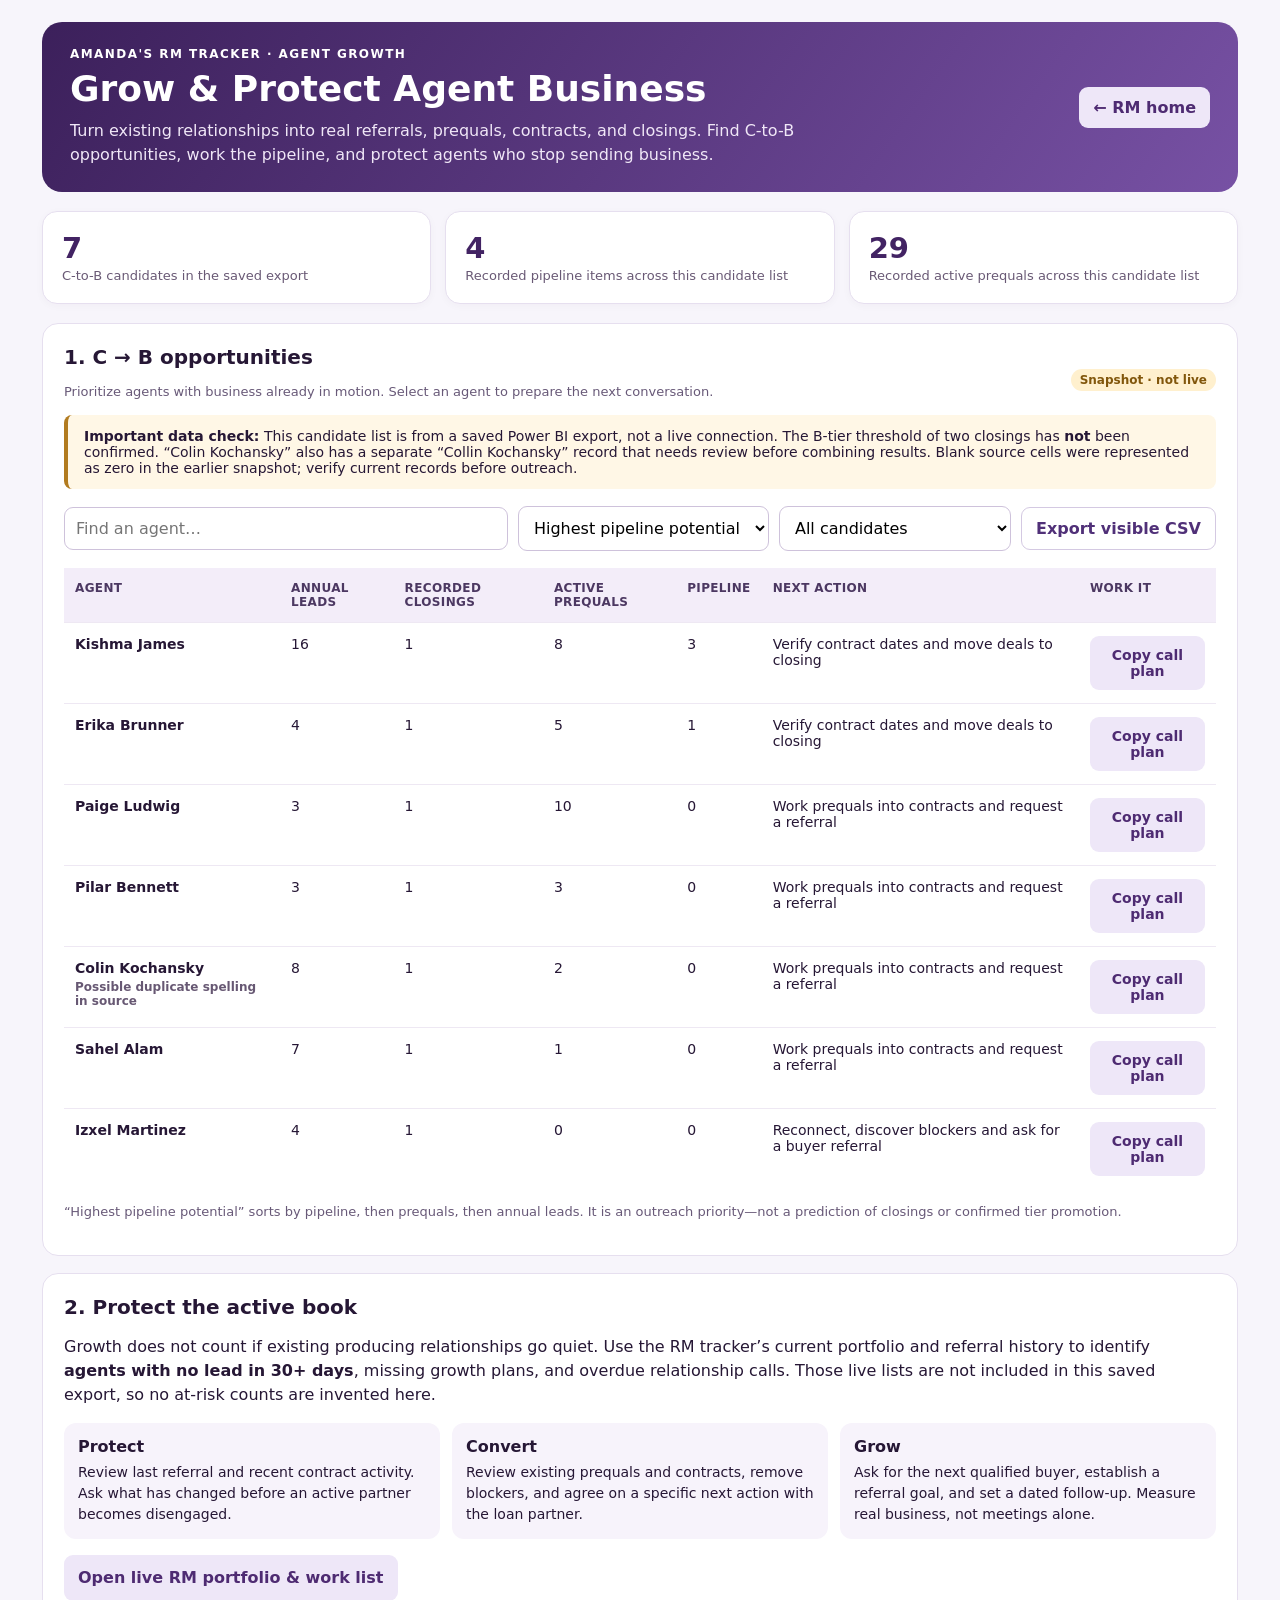
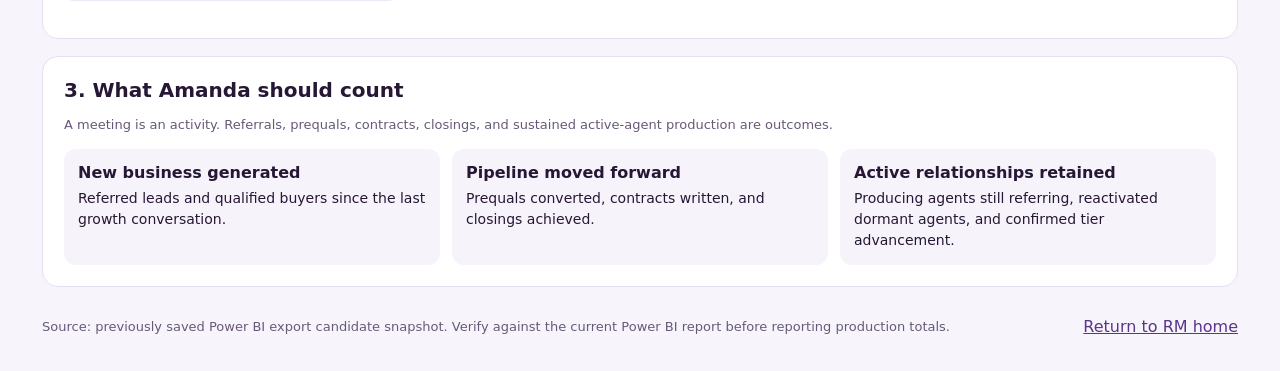
<file: c-to-b-opportunities.html>
<!doctype html>
<html lang="en"><head><meta charset="utf-8"><meta name="viewport" content="width=device-width,initial-scale=1">
<title>RM Tracker | Grow & Protect Agent Business</title>
<style>
:root{font-family:Inter,system-ui,-apple-system,Segoe UI,sans-serif;color:#261735;background:#f7f5fb}*{box-sizing:border-box}body{margin:0}a{color:#59358b}button,select,input{font:inherit}button{cursor:pointer}.shell{max-width:1240px;margin:auto;padding:22px}header{background:linear-gradient(125deg,#3c205b,#7751a4);border-radius:20px;color:#fff;padding:25px 28px;display:flex;justify-content:space-between;gap:20px;align-items:center}header a{color:#fff}h1{font-size:clamp(24px,4vw,36px);line-height:1.12;margin:8px 0}h2{font-size:20px;margin:0 0 8px}p{line-height:1.5}.eyebrow{font-size:12px;letter-spacing:.12em;text-transform:uppercase;font-weight:750}.sub{max-width:730px;margin:10px 0 0;color:#f0e7f7}.btn{background:#59358b;color:#fff;border:0;border-radius:9px;padding:11px 14px;display:inline-flex;align-items:center;justify-content:center;text-decoration:none;font-weight:700}.btn.secondary{background:#eee7f8;color:#4e2b72}.btn.outline{background:#fff;color:#503078;border:1px solid #d4c9e2}.btn:focus-visible,a:focus-visible,input:focus-visible,select:focus-visible{outline:3px solid #a980e2;outline-offset:2px}.grid{display:grid;grid-template-columns:repeat(3,minmax(0,1fr));gap:14px;margin:19px 0}.tile{padding:19px;background:white;border:1px solid #e6dfef;border-radius:15px;box-shadow:0 2px 8px #33204a08}.tile strong{font-size:29px;color:#422363;display:block}.tile span{font-size:13px;color:#695975}.panel{background:#fff;border:1px solid #e6dfef;border-radius:16px;margin:17px 0;padding:21px}.notice{background:#fff7e6;border-left:4px solid #b27b1f;border-radius:8px;padding:13px 16px;font-size:14px}.meta{font-size:13px;color:#685978}.toolbar{display:flex;flex-wrap:wrap;gap:10px;align-items:center;margin:17px 0}input,select{background:#fff;border:1px solid #cec2db;border-radius:9px;padding:11px;min-width:0}input[type=search]{flex:1;min-width:190px}.tablewrap{overflow:auto}table{width:100%;border-collapse:collapse;min-width:850px}th{text-align:left;background:#f3edf9;font-size:12px;text-transform:uppercase;letter-spacing:.03em;color:#4c3862}td,th{padding:13px 11px;border-bottom:1px solid #eee8f3;vertical-align:top}td{font-size:14px}tr:last-child td{border-bottom:0}.name{font-weight:750}.chip{font-size:12px;display:inline-block;border-radius:50px;padding:4px 9px;background:#e9ddf8;color:#4c2b77;font-weight:700}.chip.gold{background:#fff0ce;color:#81560b}.small{font-size:12px;color:#675873;display:block;margin-top:4px}.steps{display:grid;grid-template-columns:repeat(3,minmax(0,1fr));gap:12px;margin-top:14px}.step{background:#f7f3fb;padding:14px;border-radius:12px}.step b{display:block;margin-bottom:6px}.step p{margin:0;font-size:14px}.count{font-variant-numeric:tabular-nums}.foot{display:flex;flex-wrap:wrap;gap:10px;align-items:center;justify-content:space-between}.hide{display:none!important}@media(max-width:800px){header{display:block}.grid,.steps{grid-template-columns:1fr}.shell{padding:12px}.panel{padding:15px}}
</style></head>
<body><main class="shell"><header><div><div class="eyebrow">Amanda's RM Tracker · Agent growth</div><h1>Grow &amp; Protect Agent Business</h1><p class="sub">Turn existing relationships into real referrals, prequals, contracts, and closings. Find C-to-B opportunities, work the pipeline, and protect agents who stop sending business.</p></div><div><a class="btn secondary" href="./index.html">← RM home</a></div></header>
<div class="grid" aria-label="Snapshot summary"><div class="tile"><strong class="count" id="total">7</strong><span>C-to-B candidates in the saved export</span></div><div class="tile"><strong class="count" id="pipeline">4</strong><span>Recorded pipeline items across this candidate list</span></div><div class="tile"><strong class="count" id="prequals">29</strong><span>Recorded active prequals across this candidate list</span></div></div>
<section class="panel"><div class="foot"><div><h2>1. C → B opportunities</h2><p class="meta">Prioritize agents with business already in motion. Select an agent to prepare the next conversation.</p></div><span class="chip gold">Snapshot · not live</span></div>
<div class="notice"><b>Important data check:</b> This candidate list is from a saved Power BI export, not a live connection. The B-tier threshold of two closings has <b>not</b> been confirmed. “Colin Kochansky” also has a separate “Collin Kochansky” record that needs review before combining results. Blank source cells were represented as zero in the earlier snapshot; verify current records before outreach.</div>
<div class="toolbar"><input id="search" type="search" placeholder="Find an agent…" aria-label="Find an agent"><select id="sort" aria-label="Sort opportunities"><option value="priority">Highest pipeline potential</option><option value="prequal">Most active prequals</option><option value="leads">Most annual referrals</option><option value="name">Agent name A–Z</option></select><select id="filter" aria-label="Filter opportunities"><option value="all">All candidates</option><option value="pipeline">Has pipeline</option><option value="prequal">Has active prequals</option><option value="reengage">Reengagement needed</option></select><button id="export" class="btn outline" type="button">Export visible CSV</button></div>
<div class="tablewrap"><table><thead><tr><th>Agent</th><th>Annual leads</th><th>Recorded closings</th><th>Active prequals</th><th>Pipeline</th><th>Next action</th><th>Work it</th></tr></thead><tbody id="rows"></tbody></table></div><p id="empty" class="meta hide">No candidates match those filters.</p><p class="meta">“Highest pipeline potential” sorts by pipeline, then prequals, then annual leads. It is an outreach priority—not a prediction of closings or confirmed tier promotion.</p></section>
<section class="panel"><h2>2. Protect the active book</h2><p>Growth does not count if existing producing relationships go quiet. Use the RM tracker’s current portfolio and referral history to identify <b>agents with no lead in 30+ days</b>, missing growth plans, and overdue relationship calls. Those live lists are not included in this saved export, so no at-risk counts are invented here.</p><div class="steps"><div class="step"><b>Protect</b><p>Review last referral and recent contract activity. Ask what has changed before an active partner becomes disengaged.</p></div><div class="step"><b>Convert</b><p>Review existing prequals and contracts, remove blockers, and agree on a specific next action with the loan partner.</p></div><div class="step"><b>Grow</b><p>Ask for the next qualified buyer, establish a referral goal, and set a dated follow-up. Measure real business, not meetings alone.</p></div></div><p><a class="btn secondary" href="./index.html">Open live RM portfolio &amp; work list</a></p></section>
<section class="panel"><h2>3. What Amanda should count</h2><p class="meta">A meeting is an activity. Referrals, prequals, contracts, closings, and sustained active-agent production are outcomes.</p><div class="steps"><div class="step"><b>New business generated</b><p>Referred leads and qualified buyers since the last growth conversation.</p></div><div class="step"><b>Pipeline moved forward</b><p>Prequals converted, contracts written, and closings achieved.</p></div><div class="step"><b>Active relationships retained</b><p>Producing agents still referring, reactivated dormant agents, and confirmed tier advancement.</p></div></div></section>
<div class="foot"><p class="meta">Source: previously saved Power BI export candidate snapshot. Verify against the current Power BI report before reporting production totals.</p><a href="./index.html">Return to RM home</a></div></main>
<script>
'use strict';
const agents=[
{name:'Kishma James',leads:16,closings:1,prequals:8,pipeline:3},
{name:'Colin Kochansky',leads:8,closings:1,prequals:2,pipeline:0,flag:'Possible duplicate spelling in source'},
{name:'Sahel Alam',leads:7,closings:1,prequals:1,pipeline:0},
{name:'Erika Brunner',leads:4,closings:1,prequals:5,pipeline:1},
{name:'Izxel Martinez',leads:4,closings:1,prequals:0,pipeline:0},
{name:'Paige Ludwig',leads:3,closings:1,prequals:10,pipeline:0},
{name:'Pilar Bennett',leads:3,closings:1,prequals:3,pipeline:0}
];
const $=id=>document.getElementById(id);
$('total').textContent=agents.length;
$('pipeline').textContent=agents.reduce((a,b)=>a+b.pipeline,0);
$('prequals').textContent=agents.reduce((a,b)=>a+b.prequals,0);
function action(a){return a.pipeline?'Verify contract dates and move deals to closing':a.prequals?'Work prequals into contracts and request a referral':'Reconnect, discover blockers and ask for a buyer referral';}
function visible(){let a=agents.filter(x=>x.name.toLowerCase().includes($('search').value.trim().toLowerCase()));const f=$('filter').value;if(f==='pipeline')a=a.filter(x=>x.pipeline>0);if(f==='prequal')a=a.filter(x=>x.prequals>0);if(f==='reengage')a=a.filter(x=>!x.pipeline&&!x.prequals);const s=$('sort').value;const rank=(x,y)=>y.pipeline-x.pipeline||y.prequals-x.prequals||y.leads-x.leads||x.name.localeCompare(y.name);a.sort(s==='name'?(x,y)=>x.name.localeCompare(y.name):s==='prequal'?(x,y)=>y.prequals-x.prequals||rank(x,y):s==='leads'?(x,y)=>y.leads-x.leads||rank(x,y):rank);return a;}
function render(){const body=$('rows');body.replaceChildren();const list=visible();$('empty').classList.toggle('hide',!!list.length);for(const a of list){const tr=document.createElement('tr');const cell=(v,cl)=>{const td=document.createElement('td');td.textContent=String(v);if(cl)td.className=cl;tr.append(td);return td};const name=cell(a.name,'name');if(a.flag){const span=document.createElement('span');span.className='small';span.textContent=a.flag;name.append(span)}cell(a.leads,'count');cell(a.closings,'count');cell(a.prequals,'count');cell(a.pipeline,'count');cell(action(a));const btn=document.createElement('button');btn.className='btn secondary';btn.type='button';btn.textContent='Copy call plan';btn.setAttribute('aria-label','Copy call plan for '+a.name);btn.addEventListener('click',async()=>{const msg='RM GROWTH FOLLOW-UP — '+a.name+'\nSource: saved Power BI export; verify current data and tier criteria.\nRecorded: '+a.leads+' annual leads, '+a.closings+' closings, '+a.prequals+' prequals, '+a.pipeline+' pipeline items.\nNext action: '+action(a)+'.\nAsk: What buyers are you working with right now? What can our team do to help convert them? Who is the next qualified buyer you can refer?\nCapture: current status, referral commitment, follow-up date, LP owner, and actual business generated.';try{await navigator.clipboard.writeText(msg);btn.textContent='Copied ✓';setTimeout(()=>btn.textContent='Copy call plan',2000)}catch(e){window.prompt('Copy call plan:',msg)}});const td=document.createElement('td');td.append(btn);tr.append(td);body.append(tr)}}
['search','sort','filter'].forEach(id=>$(id).addEventListener(id==='search'?'input':'change',render));
$('export').addEventListener('click',()=>{const lines=[['Agent','Annual leads (snapshot)','Closings (snapshot)','Prequals (snapshot)','Pipeline (snapshot)','Next action','Data caution'],...visible().map(a=>[a.name,a.leads,a.closings,a.prequals,a.pipeline,action(a),a.flag||'Verify current Power BI'])];const csv=lines.map(row=>row.map(v=>'"'+String(v).replace(/"/g,'""')+'"').join(',')).join('\r\n');const file=new Blob([csv],{type:'text/csv;charset=utf-8'});const url=URL.createObjectURL(file);const link=document.createElement('a');link.href=url;link.download='rm-c-to-b-growth-snapshot.csv';document.body.append(link);link.click();link.remove();setTimeout(()=>URL.revokeObjectURL(url),1000)});
render();
</script></body></html>
</file>
